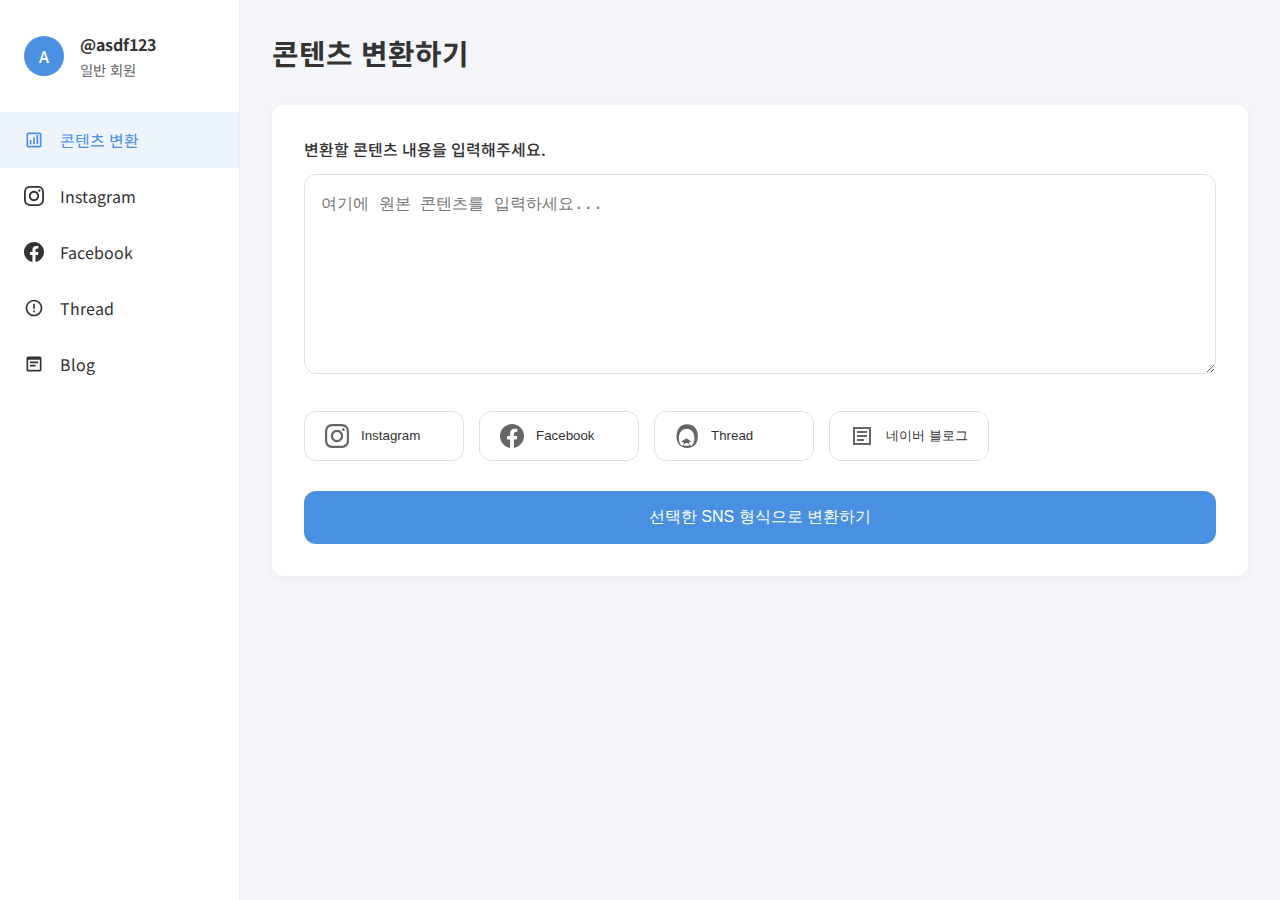
<file: templates/content_conversion.html>
<!DOCTYPE html>
<html lang="ko">
<head>
    <meta charset="UTF-8">
    <meta name="viewport" content="width=device-width, initial-scale=1.0">
    <title>SnapS - 콘텐츠 변환</title>
    <link href="https://fonts.googleapis.com/css2?family=Noto+Sans+KR:wght@400;500;700&display=swap" rel="stylesheet">
    <style>
        :root {
            --primary-color: #4a90e2;
            --secondary-color: #e74c3c;
            --text-color: #333;
            --background-color: #f4f6f9;
            --sidebar-width: 240px;
            --header-height: 60px;
            --border-radius: 12px;
        }

        * {
            margin: 0;
            padding: 0;
            box-sizing: border-box;
        }

        body {
            font-family: 'Noto Sans KR', sans-serif;
            background-color: var(--background-color);
            color: var(--text-color);
            display: flex;
            min-height: 100vh;
        }

        /* 사이드바 스타일 */
        .sidebar {
            width: var(--sidebar-width);
            background: white;
            padding: 2rem 0;
            border-right: 1px solid #eee;
            position: fixed;
            height: 100vh;
            overflow-y: auto;
        }

        .user-profile {
            padding: 0 1.5rem;
            margin-bottom: 2rem;
            display: flex;
            align-items: center;
            gap: 1rem;
        }

        .profile-icon {
            width: 40px;
            height: 40px;
            background: var(--primary-color);
            border-radius: 50%;
            display: flex;
            align-items: center;
            justify-content: center;
            color: white;
            font-weight: 500;
        }

        .user-info {
            flex: 1;
        }

        .user-info h3 {
            font-size: 1rem;
            margin-bottom: 0.2rem;
        }

        .user-info p {
            font-size: 0.9rem;
            color: #666;
        }

        .sidebar-menu {
            list-style: none;
        }

        .sidebar-menu a {
            display: flex;
            align-items: center;
            gap: 1rem;
            padding: 1rem 1.5rem;
            color: var(--text-color);
            text-decoration: none;
            transition: all 0.3s ease;
        }

        .sidebar-menu a:hover,
        .sidebar-menu a.active {
            background: rgba(74, 144, 226, 0.1);
            color: var(--primary-color);
        }

        .sidebar-menu a svg {
            width: 20px;
            height: 20px;
        }

        /* 메인 콘텐츠 영역 */
        .main-content {
            flex: 1;
            margin-left: var(--sidebar-width);
            padding: 2rem;
        }

        .page-title {
            font-size: 1.8rem;
            margin-bottom: 2rem;
            color: var(--text-color);
        }

        /* 콘텐츠 변환 폼 */
        .conversion-form {
            background: white;
            border-radius: var(--border-radius);
            padding: 2rem;
            box-shadow: 0 2px 8px rgba(0, 0, 0, 0.05);
        }

        .form-group {
            margin-bottom: 2rem;
        }

        .form-group label {
            display: block;
            margin-bottom: 0.8rem;
            font-weight: 500;
            color: var(--text-color);
        }

        .form-group textarea {
            width: 100%;
            min-height: 200px;
            padding: 1rem;
            border: 1px solid #e1e1e1;
            border-radius: var(--border-radius);
            font-size: 1rem;
            line-height: 1.6;
            resize: vertical;
            transition: all 0.3s ease;
        }

        .form-group textarea:focus {
            outline: none;
            border-color: var(--primary-color);
            box-shadow: 0 0 0 3px rgba(74, 144, 226, 0.1);
        }

        /* 플랫폼 선택 버튼 */
        .platform-buttons {
            display: flex;
            gap: 15px;
            margin-bottom: 30px;
            flex-wrap: wrap;
        }

        .platform-button {
            display: flex;
            align-items: center;
            gap: 12px;
            padding: 12px 20px;
            border: 1px solid #e1e1e1;
            border-radius: 12px;
            background: white;
            cursor: pointer;
            transition: all 0.3s ease;
            min-width: 160px;
            color: #666;
        }

        .platform-button:hover {
            color: var(--primary-color);
        }

        .platform-button.active {
            color: var(--primary-color);
            border-color: var(--primary-color);
            background: #f0f7ff;
        }

        /* 플랫폼 아이콘 스타일 */
        .platform-icon {
            width: 24px;
            height: 24px;
            fill: currentColor;
        }

        .platform-name {
            font-weight: 500;
            color: var(--text-color);
        }

        /* 변환 버튼 */
        .convert-button {
            width: 100%;
            padding: 1rem;
            background: var(--primary-color);
            color: white;
            border: none;
            border-radius: var(--border-radius);
            font-size: 1rem;
            font-weight: 500;
            cursor: pointer;
            transition: all 0.3s ease;
        }

        .convert-button:hover {
            background: #357abd;
            transform: translateY(-2px);
        }

        /* 반응형 디자인 */
        @media (max-width: 1024px) {
            .sidebar {
                width: 80px;
                padding: 1rem 0;
            }

            .sidebar .user-info,
            .sidebar .menu-text {
                display: none;
            }

            .main-content {
                margin-left: 80px;
            }

            .platform-buttons {
                grid-template-columns: repeat(2, 1fr);
            }
        }

        @media (max-width: 768px) {
            .sidebar {
                display: none;
            }

            .main-content {
                margin-left: 0;
                padding: 1rem;
            }

            .platform-buttons {
                grid-template-columns: 1fr;
            }
        }

        /* 모달 스타일 개선 */
        .conversion-modal {
            position: fixed;
            top: 0;
            left: 0;
            width: 100%;
            height: 100%;
            background: rgba(0,0,0,0.7);
            display: flex;
            justify-content: center;
            align-items: center;
            z-index: 1000;
        }

        .modal-content {
            background: white;
            border-radius: 20px;
            padding: 40px;
            width: 90%;  /* 더 넓게 조정 */
            max-width: 1200px;  /* 최대 너비 증가 */
            height: 90vh;  /* 높이 증가 */
            overflow-y: auto;
            position: relative;
            box-shadow: 0 10px 30px rgba(0,0,0,0.2);
        }

        /* 닫기 버튼 스타일 개선 */
        .modal-close {
            position: absolute;
            top: 20px;
            right: 20px;
            display: flex;
            align-items: center;
            gap: 8px;
            padding: 8px 16px;
            background: #f8f9fa;
            border: 1px solid #dee2e6;
            border-radius: 8px;
            cursor: pointer;
            font-size: 14px;
            color: #495057;
            transition: all 0.2s ease;
        }

        .modal-close:hover {
            background: #e9ecef;
            color: #212529;
            transform: translateY(-1px);
        }

        .close-icon {
            font-size: 18px;
            font-weight: bold;
        }

        .close-text {
            font-weight: 500;
        }

        /* 모달 내용 여백 조정 */
        .modal-content {
            padding-top: 60px;  /* 닫기 버튼을 위한 여백 확보 */
        }

        /* 플랫폼 프리뷰 스타일 개선 */
        .platform-preview {
            background: #f8f9fa;
            border-radius: 15px;
            padding: 30px;
            margin-bottom: 30px;
            border: 1px solid #e9ecef;
            transition: all 0.3s ease;
        }

        .platform-preview:hover {
            box-shadow: 0 5px 15px rgba(0,0,0,0.1);
            transform: translateY(-2px);
        }

        .preview-header {
            display: flex;
            align-items: center;
            gap: 12px;
            margin-bottom: 20px;
            padding-bottom: 15px;
            border-bottom: 1px solid #e9ecef;
        }

        .preview-platform-icon {
            width: 32px;
            height: 32px;
            fill: currentColor;
        }

        .preview-platform-name {
            font-size: 1.2rem;
            font-weight: 600;
            color: #343a40;
        }

        .preview-content {
            font-size: 1.1rem;
            line-height: 1.6;
            color: #495057;
            margin-bottom: 20px;
            white-space: pre-wrap;
        }

        /* 버튼 스타일 개선 */
        .preview-actions {
            display: flex;
            gap: 12px;
        }

        .preview-button {
            padding: 8px 16px;
            border-radius: 8px;
            border: none;
            cursor: pointer;
            font-weight: 500;
            transition: all 0.3s ease;
        }

        .preview-button.copy {
            background: #4a90e2;
            color: white;
        }

        .preview-button.close {
            background: #f1f1f1;
            color: #333;
        }

        /* 로딩 스피너 스타일 */
        .loading-overlay {
            position: fixed;
            top: 0;
            left: 0;
            width: 100%;
            height: 100%;
            background: rgba(0, 0, 0, 0.7);
            display: none;
            justify-content: center;
            align-items: center;
            z-index: 9999;
        }

        .loading-spinner {
            width: 50px;
            height: 50px;
            border: 5px solid #f3f3f3;
            border-top: 5px solid #4a90e2;
            border-radius: 50%;
            animation: spin 1s linear infinite;
        }

        @keyframes spin {
            0% { transform: rotate(0deg); }
            100% { transform: rotate(360deg); }
        }

        /* 게시 버튼 스타일 */
        .preview-actions {
            display: flex;
            gap: 10px;
            margin-top: 15px;
        }

        .preview-button.post {
            background: #2ecc71;
            color: white;
        }

        .preview-button.post:hover {
            background: #27ae60;
        }
    </style>
</head>
<body>
    <!-- 로딩 오버레이 추가 -->
    <div class="loading-overlay">
        <div class="loading-spinner"></div>
    </div>

    <!-- 사이드바 -->
    <aside class="sidebar">
        <div class="user-profile">
            <div class="profile-icon">A</div>
            <div class="user-info">
                <h3>@asdf123</h3>
                <p>일반 회원</p>
            </div>
        </div>

        <ul class="sidebar-menu">
            <li>
                <a href="/content-conversion" class="active">
                    <svg viewBox="0 0 24 24" fill="currentColor">
                        <path d="M19 3H5c-1.1 0-2 .9-2 2v14c0 1.1.9 2 2 2h14c1.1 0 2-.9 2-2V5c0-1.1-.9-2-2-2zm0 16H5V5h14v14z"/>
                        <path d="M7 12h2v5H7zm4-3h2v8h-2zm4-3h2v11h-2z"/>
                    </svg>
                    <span class="menu-text">콘텐츠 변환</span>
                </a>
            </li>
            <li>
                <a href="/instagram">
                    <svg viewBox="0 0 24 24" fill="currentColor">
                        <path d="M12 2.163c3.204 0 3.584.012 4.85.07 3.252.148 4.771 1.691 4.919 4.919.058 1.265.069 1.645.069 4.849 0 3.205-.012 3.584-.069 4.849-.149 3.225-1.664 4.771-4.919 4.919-1.266.058-1.644.07-4.85.07-3.204 0-3.584-.012-4.849-.07-3.26-.149-4.771-1.699-4.919-4.92-.058-1.265-.07-1.644-.07-4.849 0-3.204.013-3.583.07-4.849.149-3.227 1.664-4.771 4.919-4.919 1.266-.057 1.645-.069 4.849-.069zm0-2.163c-3.259 0-3.667.014-4.947.072-4.358.2-6.78 2.618-6.98 6.98-.059 1.281-.073 1.689-.073 4.948 0 3.259.014 3.668.072 4.948.2 4.358 2.618 6.78 6.98 6.98 1.281.058 1.689.072 4.948.072 3.259 0 3.668-.014 4.948-.072 4.354-.2 6.782-2.618 6.979-6.98.059-1.28.073-1.689.073-4.948 0-3.259-.014-3.667-.072-4.947-.196-4.354-2.617-6.78-6.979-6.98-1.281-.059-1.69-.073-4.949-.073zm0 5.838c-3.403 0-6.162 2.759-6.162 6.162s2.759 6.163 6.162 6.163 6.162-2.759 6.162-6.163c0-3.403-2.759-6.162-6.162-6.162zm0 10.162c-2.209 0-4-1.79-4-4 0-2.209 1.791-4 4-4s4 1.791 4 4c0 2.21-1.791 4-4 4zm6.406-11.845c-.796 0-1.441.645-1.441 1.44s.645 1.44 1.441 1.44c.795 0 1.439-.645 1.439-1.44s-.644-1.44-1.439-1.44z"/>
                    </svg>
                    <span class="menu-text">Instagram</span>
                </a>
            </li>
            <li>
                <a href="/facebook">
                    <svg viewBox="0 0 24 24" fill="currentColor">
                        <path d="M24 12.073c0-6.627-5.373-12-12-12s-12 5.373-12 12c0 5.99 4.388 10.954 10.125 11.854v-8.385H7.078v-3.47h3.047V9.43c0-3.007 1.792-4.669 4.533-4.669 1.312 0 2.686.235 2.686.235v2.953H15.83c-1.491 0-1.956.925-1.956 1.874v2.25h3.328l-.532 3.47h-2.796v8.385C19.612 23.027 24 18.062 24 12.073z"/>
                    </svg>
                    <span class="menu-text">Facebook</span>
                </a>
            </li>
            <li>
                <a href="/thread">
                    <svg viewBox="0 0 24 24" fill="currentColor">
                        <path d="M12 2C6.48 2 2 6.48 2 12s4.48 10 10 10 10-4.48 10-10S17.52 2 12 2zm0 18c-4.41 0-8-3.59-8-8s3.59-8 8-8 8 3.59 8 8-3.59 8-8 8zm-1-13h2v6h-2zm0 8h2v2h-2z"/>
                    </svg>
                    <span class="menu-text">Thread</span>
                </a>
            </li>
            <li>
                <a href="/blog">
                    <svg viewBox="0 0 24 24" fill="currentColor">
                        <path d="M19 3H5c-1.1 0-2 .9-2 2v14c0 1.1.9 2 2 2h14c1.1 0 2-.9 2-2V5c0-1.1-.9-2-2-2zm0 16H5V7h14v12zM7 9h10v2H7zm0 4h7v2H7z"/>
                    </svg>
                    <span class="menu-text">Blog</span>
                </a>
            </li>
        </ul>
    </aside>

    <!-- 메인 콘텐츠 -->
    <main class="main-content">
        <h1 class="page-title">콘텐츠 변환하기</h1>
        
        <div class="conversion-form">
            <form id="conversionForm" onsubmit="convertContent(event)">
                <div class="form-group">
                    <label for="originalContent">변환할 콘텐츠 내용을 입력해주세요.</label>
                    <textarea id="originalContent" placeholder="여기에 원본 콘텐츠를 입력하세요..."></textarea>
                </div>

                <div class="platform-buttons">
                    <button type="button" class="platform-button" data-platform="instagram">
                        <svg class="platform-icon" viewBox="0 0 24 24" fill="currentColor">
                            <path d="M12 2.163c3.204 0 3.584.012 4.85.07 3.252.148 4.771 1.691 4.919 4.919.058 1.265.069 1.645.069 4.849 0 3.205-.012 3.584-.069 4.849-.149 3.225-1.664 4.771-4.919 4.919-1.266.058-1.644.07-4.85.07-3.204 0-3.584-.012-4.849-.07-3.26-.149-4.771-1.699-4.919-4.92-.058-1.265-.07-1.644-.07-4.849 0-3.204.013-3.583.07-4.849.149-3.227 1.664-4.771 4.919-4.919 1.266-.057 1.645-.069 4.849-.069zm0-2.163c-3.259 0-3.667.014-4.947.072-4.358.2-6.78 2.618-6.98 6.98-.059 1.281-.073 1.689-.073 4.948 0 3.259.014 3.668.072 4.948.2 4.358 2.618 6.78 6.98 6.98 1.281.058 1.689.072 4.948.072 3.259 0 3.668-.014 4.948-.072 4.354-.2 6.782-2.618 6.979-6.98.059-1.28.073-1.689.073-4.948 0-3.259-.014-3.667-.072-4.947-.196-4.354-2.617-6.78-6.979-6.98-1.281-.059-1.69-.073-4.949-.073zm0 5.838c-3.403 0-6.162 2.759-6.162 6.162s2.759 6.163 6.162 6.163 6.162-2.759 6.162-6.163c0-3.403-2.759-6.162-6.162-6.162zm0 10.162c-2.209 0-4-1.79-4-4 0-2.209 1.791-4 4-4s4 1.791 4 4c0 2.21-1.791 4-4 4zm6.406-11.845c-.796 0-1.441.645-1.441 1.44s.645 1.44 1.441 1.44c.795 0 1.439-.645 1.439-1.44s-.644-1.44-1.439-1.44z"/>
                        </svg>
                        <span class="platform-name">Instagram</span>
                    </button>
                    <button type="button" class="platform-button" data-platform="facebook">
                        <svg class="platform-icon" viewBox="0 0 24 24" fill="currentColor">
                            <path d="M24 12.073c0-6.627-5.373-12-12-12s-12 5.373-12 12c0 5.99 4.388 10.954 10.125 11.854v-8.385H7.078v-3.47h3.047V9.43c0-3.007 1.792-4.669 4.533-4.669 1.312 0 2.686.235 2.686.235v2.953H15.83c-1.491 0-1.956.925-1.956 1.874v2.25h3.328l-.532 3.47h-2.796v8.385C19.612 23.027 24 18.062 24 12.073z"/>
                        </svg>
                        <span class="platform-name">Facebook</span>
                    </button>
                    <button type="button" class="platform-button" data-platform="thread">
                        <svg class="platform-icon" viewBox="0 0 24 24" fill="currentColor">
                            <path d="M12.186 24h-.007c-3.581-.024-6.334-1.205-8.184-3.509C2.35 18.44 1.5 15.586 1.5 12.186c0-3.401.85-6.254 2.495-8.305C5.845 1.577 8.598.396 12.179.373h.007c3.581.024 6.334 1.205 8.184 3.509 1.645 2.05 2.495 4.904 2.495 8.304 0 3.401-.85 6.254-2.495 8.305-1.85 2.304-4.603 3.485-8.184 3.509zm-.716-9.596c-.195 0-.384.06-.544.172l-3.679 2.534c-.182.126-.288.332-.288.548 0 .37.303.673.673.673h.005l1.08-.001v2.767c0 .37.302.673.673.673h3.924c.37 0 .673-.302.673-.673v-2.767h1.08c.37 0 .673-.302.673-.673 0-.216-.106-.422-.288-.548l-3.679-2.534c-.16-.112-.349-.172-.544-.172zm.716-9.716c-2.745.018-4.859.967-6.287 2.819-1.32 1.645-2.002 3.972-2.002 6.679 0 2.706.682 5.033 2.002 6.679.314.391.659.742 1.031 1.054l4.123-2.841c.175-.121.38-.185.591-.185.211 0 .416.064.591.185l4.123 2.841c.372-.312.717-.663 1.031-1.054 1.32-1.645 2.002-3.972 2.002-6.679 0-2.706-.682-5.033-2.002-6.679-1.428-1.852-3.542-2.801-6.287-2.819h-.003z"/>
                        </svg>
                        <span class="platform-name">Thread</span>
                    </button>
                    <button type="button" class="platform-button" data-platform="blog">
                        <svg class="platform-icon" viewBox="0 0 24 24" fill="currentColor">
                            <path d="M3 3v18h18V3H3zm16 16H5V5h14v14zM7 7h10v2H7V7zm0 4h10v2H7v-2zm0 4h7v2H7v-2z"/>
                        </svg>
                        <span class="platform-name">네이버 블로그</span>
                    </button>
                </div>

                <button type="submit" class="convert-button">선택한 SNS 형식으로 변환하기</button>
            </form>
        </div>
    </main>

    <script>
        let selectedPlatforms = new Set();

        // 플랫폼 선택 토글 함수
        function togglePlatform(button) {
            const platform = button.dataset.platform;
            if (selectedPlatforms.has(platform)) {
                selectedPlatforms.delete(platform);
                button.classList.remove('active');
            } else {
                selectedPlatforms.add(platform);
                button.classList.add('active');
            }
            console.log('Selected platforms:', Array.from(selectedPlatforms));
        }

        // 로딩 표시 함수
        function showLoading() {
            document.querySelector('.loading-overlay').style.display = 'flex';
        }

        function hideLoading() {
            document.querySelector('.loading-overlay').style.display = 'none';
        }

        // 콘텐츠 변환 함수 수정
        async function convertContent(event) {
            event.preventDefault();
            showLoading();

            if (selectedPlatforms.size === 0) {
                hideLoading();
                alert('변환할 플랫폼을 선택해주세요.');
                return;
            }

            const content = document.getElementById('originalContent').value;
            if (!content) {
                hideLoading();
                alert('변환할 콘텐츠를 입력해주세요.');
                return;
            }

            try {
                const response = await fetch('/convert_all', {
                    method: 'POST',
                    headers: {
                        'Content-Type': 'application/json'
                    },
                    body: JSON.stringify({
                        caption: content,
                        platforms: Array.from(selectedPlatforms)
                    })
                });

                if (!response.ok) {
                    throw new Error(`HTTP error! status: ${response.status}`);
                }

                const data = await response.json();
                hideLoading();
                
                if (data.success) {
                    showConversionResults(data.conversions);
                } else {
                    alert(data.error || '변환 중 오류가 발생했습니다.');
                }
            } catch (error) {
                hideLoading();
                console.error('Conversion error:', error);
                alert('변환 중 오류가 발생했습니다.');
            }
        }

        // 결시물 업로드 함수
        async function postToSNS(platform, content) {
            try {
                showLoading();
                let endpoint;
                
                switch(platform) {
                    case 'Thread':
                        endpoint = '/upload_to_thread';
                        break;
                    case 'Instagram':
                        endpoint = '/upload_to_instagram';
                        break;
                    case 'Facebook':
                        endpoint = '/upload_to_facebook';
                        break;
                    case '네이버 블로그':
                        endpoint = '/upload_to_blog';
                        break;
                    default:
                        throw new Error('지원하지 않는 플랫폼입니다.');
                }

                const response = await fetch(endpoint, {
                    method: 'POST',
                    headers: {
                        'Content-Type': 'application/json'
                    },
                    body: JSON.stringify({
                        content: content,
                        media_type: 'TEXT'
                    })
                });

                const data = await response.json();
                hideLoading();

                if (data.success) {
                    alert(`${platform}에 성공적으로 게시되었습니다!`);
                } else {
                    throw new Error(data.error || '게시 실패');
                }
            } catch (error) {
                hideLoading();
                alert(`${platform} 게시 실패: ${error.message}`);
            }
        }

        // 결과 표시 함수 수정
        function showConversionResults(conversions) {
            const modal = document.createElement('div');
            modal.className = 'conversion-modal';
            
            // SVG 아이콘 매핑
            const svgMapping = {
                'Instagram': `<svg class="preview-platform-icon" viewBox="0 0 24 24" fill="currentColor">
                    <path d="M12 2.163c3.204 0 3.584.012 4.85.07 3.252.148 4.771 1.691 4.919 4.919.058 1.265.069 1.645.069 4.849 0 3.205-.012 3.584-.069 4.849-.149 3.225-1.664 4.771-4.919 4.919-1.266.058-1.644.07-4.85.07-3.204 0-3.584-.012-4.849-.07-3.26-.149-4.771-1.699-4.919-4.92-.058-1.265-.07-1.644-.07-4.849 0-3.204.013-3.583.07-4.849.149-3.227 1.664-4.771 4.919-4.919 1.266-.057 1.645-.069 4.849-.069zm0-2.163c-3.259 0-3.667.014-4.947.072-4.358.2-6.78 2.618-6.98 6.98-.059 1.281-.073 1.689-.073 4.948 0 3.259.014 3.668.072 4.948.2 4.358 2.618 6.78 6.98 6.98 1.281.058 1.689.072 4.948.072 3.259 0 3.668-.014 4.948-.072 4.354-.2 6.782-2.618 6.979-6.98.059-1.28.073-1.689.073-4.948 0-3.259-.014-3.667-.072-4.947-.196-4.354-2.617-6.78-6.979-6.98-1.281-.059-1.69-.073-4.949-.073z"/>
                </svg>`,
                'Facebook': `<svg class="preview-platform-icon" viewBox="0 0 24 24" fill="currentColor">
                    <path d="M24 12.073c0-6.627-5.373-12-12-12s-12 5.373-12 12c0 5.99 4.388 10.954 10.125 11.854v-8.385H7.078v-3.47h3.047V9.43c0-3.007 1.792-4.669 4.533-4.669 1.312 0 2.686.235 2.686.235v2.953H15.83c-1.491 0-1.956.925-1.956 1.874v2.25h3.328l-.532 3.47h-2.796v8.385C19.612 23.027 24 18.062 24 12.073z"/>
                </svg>`,
                'Thread': `<svg class="preview-platform-icon" viewBox="0 0 24 24" fill="currentColor">
                    <path d="M12.186 24h-.007c-3.581-.024-6.334-1.205-8.184-3.509C2.35 18.44 1.5 15.586 1.5 12.186c0-3.401.85-6.254 2.495-8.305C5.845 1.577 8.598.396 12.179.373h.007c3.581.024 6.334 1.205 8.184 3.509 1.645 2.05 2.495 4.904 2.495 8.304 0 3.401-.85 6.254-2.495 8.305-1.85 2.304-4.603 3.485-8.184 3.509z"/>
                </svg>`,
                '네이버 블로그': `<svg class="preview-platform-icon" viewBox="0 0 24 24" fill="currentColor">
                    <path d="M3 3v18h18V3H3zm16 16H5V5h14v14zM7 7h10v2H7V7zm0 4h10v2H7v-2zm0 4h7v2H7v-2z"/>
                </svg>`
            };
            
            let previewsHtml = '';
            Object.entries(conversions).forEach(([platform, content]) => {
                previewsHtml += `
                    <div class="platform-preview">
                        <div class="preview-header">
                            ${svgMapping[platform] || ''}
                            <span class="preview-platform-name">${platform}</span>
                        </div>
                        <div class="preview-content">${content}</div>
                        <div class="preview-actions">
                            <button class="preview-button copy" onclick="copyContent(this)">복사하기</button>
                            <button class="preview-button post" onclick="postToSNS('${platform}', '${content.replace(/'/g, "\\'")}')">
                                바로 게시하기
                            </button>
                        </div>
                    </div>
                `;
            });

            modal.innerHTML = `
                <div class="modal-content">
                    <button class="modal-close" onclick="closeModal(this)">
                        <span class="close-icon">×</span>
                        <span class="close-text">닫기</span>
                    </button>
                    <div class="platform-preview-container">
                        ${previewsHtml}
                    </div>
                </div>
            `;

            document.body.appendChild(modal);
        }

        // 이벤트 리스너 등록
        document.addEventListener('DOMContentLoaded', function() {
            document.querySelectorAll('.platform-button').forEach(button => {
                button.addEventListener('click', () => togglePlatform(button));
            });
        });

        function copyContent(button) {
            const content = button.parentElement.previousElementSibling.textContent;
            navigator.clipboard.writeText(content);
            button.textContent = '복사됨!';
            setTimeout(() => {
                button.textContent = '복사하기';
            }, 2000);
        }

        function closeModal(button) {
            button.closest('.conversion-modal').remove();
        }
    </script>
</body>
</html>
</file>
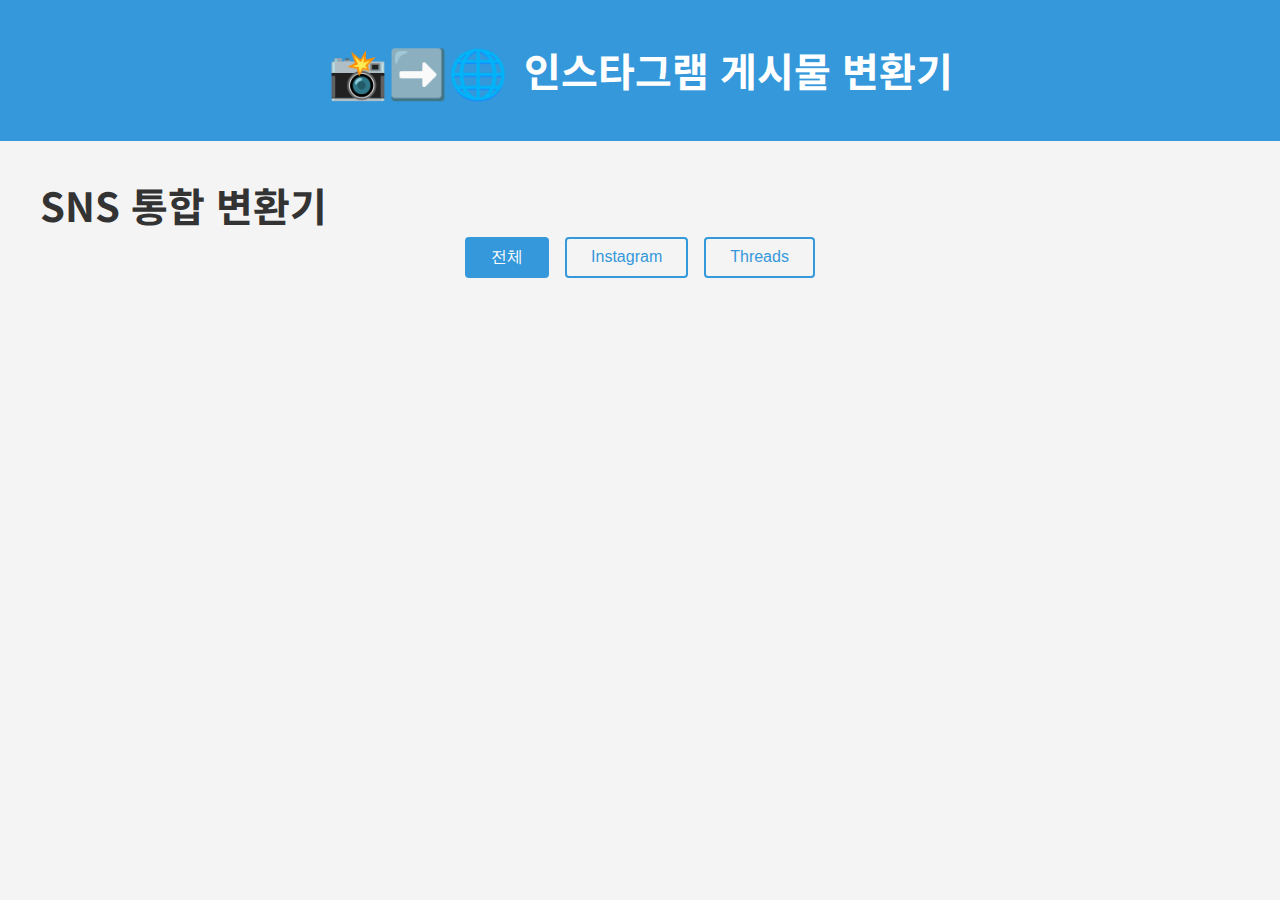
<file: templates/converter.html>
<!DOCTYPE html>
<html lang="ko">
<head>
    <meta charset="UTF-8">
    <meta name="viewport" content="width=device-width, initial-scale=1.0">
    <title>SnapS - SNS 통합 변환기</title>
    <link href="https://fonts.googleapis.com/css2?family=Noto+Sans+KR:wght@400;500;700&display=swap" rel="stylesheet">
    <style>
        :root {
            --primary-color: #3498db;
            --secondary-color: #e74c3c;
            --text-color: #333;
            --background-color: #f4f4f4;
            --card-background: #fff;
        }

        body {
            font-family: 'Noto Sans KR', sans-serif;
            line-height: 1.6;
            margin: 0;
            padding: 0;
            background-color: var(--background-color);
            color: var(--text-color);
        }

        header {
            background-color: var(--primary-color);
            color: white;
            padding: 2rem 0;
            text-align: center;
        }

        .header-content {
            max-width: 1200px;
            margin: 0 auto;
            display: flex;
            justify-content: center;
            align-items: center;
        }

        .header-icon {
            font-size: 3rem;
            margin-right: 1rem;
        }

        h1 {
            margin: 0;
            font-size: 2.5rem;
        }

        main {
            max-width: 1200px;
            margin: 2rem auto;
            padding: 0 1rem;
        }

        .action-bar {
            background-color: var(--card-background);
            padding: 1rem;
            border-radius: 10px;
            box-shadow: 0 2px 5px rgba(0,0,0,0.1);
            margin-bottom: 2rem;
            display: flex;
            justify-content: space-between;
            align-items: center;
        }

        #selected-post-info {
            flex-grow: 1;
            margin-right: 1rem;
        }

        button {
            background-color: var(--primary-color);
            color: white;
            border: none;
            padding: 0.8rem 1.5rem;
            border-radius: 5px;
            cursor: pointer;
            font-size: 1rem;
            font-weight: 500;
            transition: background-color 0.3s, transform 0.1s;
        }

        button:hover {
            background-color: #2980b9;
        }

        button:active {
            transform: scale(0.98);
        }

        #gallery {
            display: grid;
            grid-template-columns: repeat(auto-fill, minmax(250px, 1fr));
            gap: 1.5rem;
            margin-top: 2rem;
        }

        .post {
            background-color: var(--card-background);
            border-radius: 10px;
            overflow: hidden;
            box-shadow: 0 4px 6px rgba(0,0,0,0.1);
            transition: transform 0.2s;
            cursor: pointer;
        }

        .post:hover {
            transform: translateY(-5px);
        }

        .post-images {
            position: relative;
            aspect-ratio: 1 / 1;
            background-color: #f0f0f0;
            overflow: hidden;
        }

        .post-images img {
            width: 100%;
            height: 100%;
            object-fit: cover;
        }

        .post-checkbox {
            position: absolute;
            top: 10px;
            right: 10px;
            width: 24px;
            height: 24px;
            background-color: white;
            border: 2px solid var(--primary-color);
            border-radius: 50%;
            display: flex;
            justify-content: center;
            align-items: center;
            cursor: pointer;
            transition: all 0.3s;
        }

        .post-checkbox.checked {
            background-color: var(--primary-color);
        }

        .post-checkbox::after {
            content: '✓';
            color: white;
            font-size: 14px;
            display: none;
        }

        .post-checkbox.checked::after {
            display: block;
        }

        .post-caption {
            padding: 1rem;
        }

        .modal {
            display: none;
            position: fixed;
            z-index: 1000;
            left: 0;
            top: 0;
            width: 100%;
            height: 100%;
            overflow: auto;
            background-color: rgba(0,0,0,0.4);
        }

        .modal-content {
            background-color: var(--card-background);
            margin: 5% auto;
            padding: 2rem;
            border: 1px solid #888;
            width: 90%;
            max-width: 800px;
            border-radius: 10px;
            box-shadow: 0 4px 6px rgba(0, 0, 0, 0.1);
        }

        .close {
            color: #aaa;
            float: right;
            font-size: 28px;
            font-weight: bold;
            cursor: pointer;
        }

        .close:hover,
        .close:focus {
            color: #000;
            text-decoration: none;
        }

        #conversion-result {
            display: flex;
            overflow-x: auto;
            padding: 1rem 0;
            gap: 1.5rem;
        }

        .conversion-item {
            flex: 0 0 auto;
            width: 300px;
            background-color: var(--card-background);
            border-radius: 10px;
            padding: 1.5rem;
            box-shadow: 0 4px 6px rgba(0, 0, 0, 0.1);
        }

        .conversion-item h3 {
            margin-top: 0;
            color: var(--primary-color);
        }

        .conversion-item p {
            font-size: 0.9rem;
            line-height: 1.6;
            white-space: pre-wrap;
        }

        .upload-btn {
            margin-top: 1rem;
            width: 100%;
        }

        .conversion-item.thread {
            background-color: #000;
            color: #fff;
        }

        .conversion-item.thread h3 {
            color: #fff;
        }

        .conversion-item.naver-blog {
            background-color: #03c75a;
            color: #fff;
        }

        .conversion-item.naver-blog h3 {
            color: #fff;
        }

        .loading-overlay {
            display: none;
            position: fixed;
            top: 0;
            left: 0;
            width: 100%;
            height: 100%;
            background-color: rgba(0, 0, 0, 0.5);
            z-index: 9999;
            justify-content: center;
            align-items: center;
        }

        .loading-spinner {
            width: 50px;
            height: 50px;
            border: 3px solid #fff;
            border-top: 3px solid var(--primary-color);
            border-radius: 50%;
            animation: spin 1s linear infinite;
        }

        @keyframes spin {
            0% { transform: rotate(0deg); }
            100% { transform: rotate(360deg); }
        }

        #loading, #error {
            text-align: center;
            margin: 2rem 0;
        }

        #error {
            color: var(--secondary-color);
        }

        @media (max-width: 768px) {
            .header-content {
                flex-direction: column;
            }

            .header-icon {
                margin-right: 0;
                margin-bottom: 1rem;
            }

            .action-bar {
                flex-direction: column;
                align-items: stretch;
            }

            #selected-post-info {
                margin-right: 0;
                margin-bottom: 1rem;
            }

            button {
                width: 100%;
            }
        }

        .post-meta {
            padding: 0.5rem 1rem;
            background-color: #f8f9fa;
            border-top: 1px solid #eee;
            font-size: 0.8rem;
            color: #666;
            display: flex;
            justify-content: space-between;
        }

        .post-type {
            background-color: var(--primary-color);
            color: white;
            padding: 2px 6px;
            border-radius: 3px;
            font-size: 0.7rem;
        }

        .post-detail {
            display: flex;
            flex-direction: column;
            gap: 1rem;
        }

        .post-info {
            padding: 1rem;
            background-color: #f8f9fa;
            border-radius: 5px;
        }

        .post-caption {
            white-space: pre-wrap;
            margin-bottom: 1rem;
        }

        .post-link {
            display: inline-block;
            color: var(--primary-color);
            text-decoration: none;
            margin-top: 1rem;
        }

        .post-link:hover {
            text-decoration: underline;
        }

        .select-btn {
            margin-top: 1rem;
            width: 100%;
            padding: 0.8rem;
            background-color: var(--primary-color);
            color: white;
            border: none;
            border-radius: 5px;
            cursor: pointer;
        }

        .select-btn:hover {
            background-color: #2980b9;
        }

        .platform-selector {
            margin-bottom: 2rem;
            display: flex;
            gap: 1rem;
            justify-content: center;
        }

        .platform-btn {
            padding: 0.5rem 1.5rem;
            border: 2px solid var(--primary-color);
            border-radius: 4px;
            background: none;
            color: var(--primary-color);
            cursor: pointer;
            transition: all 0.3s;
        }

        .platform-btn.active {
            background: var(--primary-color);
            color: white;
        }

        .post-platform-badge {
            position: absolute;
            top: 10px;
            right: 10px;
            padding: 4px 8px;
            border-radius: 4px;
            font-size: 0.8rem;
            color: white;
        }

        .instagram-badge {
            background-color: #E1306C;
        }

        .threads-badge {
            background-color: #000000;
        }
    </style>
</head>
<body>
    <header>
        <div class="header-content">
            <div class="header-icon">📸➡️🌐</div>
            <h1>인스타그램 게시물 변환기</h1>
        </div>
    </header>

    <main>
        <div class="container">
            <h1>SNS 통합 변환기</h1>
            
            <div class="platform-selector">
                <button class="platform-btn active" data-platform="all">전체</button>
                <button class="platform-btn" data-platform="instagram">Instagram</button>
                <button class="platform-btn" data-platform="threads">Threads</button>
            </div>

            <div id="content-gallery" class="content-gallery">
                <!-- 게시물이 여기에 로드됨 -->
            </div>

            <div id="conversion-options" class="conversion-options" style="display: none;">
                <h3>변환 옵션</h3>
                <div class="option-group">
                    <label>
                        <input type="checkbox" id="removeHashtags" checked>
                        해시태그 제거
                    </label>
                </div>
                <div class="option-group">
                    <label>
                        <input type="checkbox" id="removeEmojis">
                        이모지 제거
                    </label>
                </div>
                <div class="option-group">
                    <label>
                        <input type="checkbox" id="shortenText" checked>
                        텍스트 길이 제한
                    </label>
                    <input type="number" id="maxLength" value="280" min="1" max="500">
                </div>
                <button id="convertBtn" class="btn-primary">변환하기</button>
            </div>

            <div id="conversion-result"></div>
        </div>
    </main>

    <div id="conversion-modal" class="modal">
        <div class="modal-content">
            <span class="close">&times;</span>
            <h2>변환 결과</h2>
            <div id="conversion-loading" class="loading-spinner" style="display: none;"></div>
            <div id="conversion-result"></div>
        </div>
    </div>

    <div id="post-modal" class="modal">
        <div class="modal-content">
            <span class="close">&times;</span>
            <div id="modal-content"></div>
        </div>
    </div>

    <div class="loading-overlay">
        <div class="loading-spinner"></div>
    </div>

    <script>
        let allPosts = [];
        let currentPlatform = 'all';

        async function fetchPosts() {
            const loading = document.getElementById('loading');
            const errorMessage = document.getElementById('error-message');
            const gallery = document.getElementById('contentGallery');

            loading.style.display = 'block';
            errorMessage.style.display = 'none';
            gallery.innerHTML = '';

            try {
                // Instagram과 Thread 게시물 동시 요청
                const [instagramPosts, threadsPosts] = await Promise.all([
                    fetch('/instagram/media').then(r => r.json()).catch(() => []),
                    fetch('/threads/media').then(r => r.json()).catch(() => [])
                ]);

                // 게시물 통합 및 정렬
                allPosts = [
                    ...instagramPosts.map(post => ({...post, platform: 'instagram'})),
                    ...threadsPosts.map(post => ({...post, platform: 'threads'}))
                ].sort((a, b) => new Date(b.timestamp) - new Date(a.timestamp));

                if (allPosts.length === 0) {
                    errorMessage.textContent = '게시물이 없습니다.';
                    errorMessage.style.display = 'block';
                } else {
                    displayPosts(allPosts);
                }
            } catch (err) {
                console.error('Error:', err);
                errorMessage.textContent = `오류 발생: ${err.message}`;
                errorMessage.style.display = 'block';

                // 연동 오류 처리
                if (err.message.includes('연동이 필요합니다')) {
                    const platform = err.message.includes('Instagram') ? 'Instagram' : 'Threads';
                    const relinkButton = document.createElement('button');
                    relinkButton.textContent = `${platform} 연동하기`;
                    relinkButton.onclick = () => window.location.href = `/auth/${platform.toLowerCase()}`;
                    relinkButton.className = 'btn';
                    errorMessage.appendChild(document.createElement('br'));
                    errorMessage.appendChild(relinkButton);
                }
            } finally {
                loading.style.display = 'none';
            }
        }

        function filterContent(platform) {
            currentPlatform = platform;
            const filteredPosts = platform === 'all' 
                ? allPosts 
                : allPosts.filter(post => post.platform === platform);
            displayPosts(filteredPosts);

            // 버튼 활성화 상태 업데이트
            document.querySelectorAll('.platform-buttons button').forEach(btn => {
                btn.classList.remove('active');
            });
            document.querySelector(`button[onclick="filterContent('${platform}')"]`).classList.add('active');
        }

        function displayPosts(posts) {
            const gallery = document.getElementById('contentGallery');
            gallery.innerHTML = '';

            posts.forEach(post => {
                const postElement = document.createElement('div');
                postElement.className = 'content-item';

                // 미디어 표시
                let mediaHtml;
                if (post.media_type === 'VIDEO') {
                    mediaHtml = `
                        <div class="video-placeholder">
                            <div class="video-icon"></div>
                        </div>
                    `;
                } else if (post.media_urls && post.media_urls.length > 0) {
                    mediaHtml = `<img src="${post.media_urls[0]}" alt="Post image" onerror="this.src='/static/placeholder.png'">`;
                } else {
                    mediaHtml = '<img src="/static/placeholder.png" alt="Placeholder image">';
                }

                // 플랫폼 뱃지 추가
                const platformBadge = `
                    <span class="platform-badge ${post.platform}-badge">
                        ${post.platform === 'instagram' ? 'Instagram' : 'Threads'}
                    </span>
                `;

                postElement.innerHTML = `
                    ${mediaHtml}
                    <div class="content-details">
                        <p class="keyword">${getHashtags(post.caption || '')}${platformBadge}</p>
                        <p class="date">${formatDate(post.timestamp)}</p>
                        ${post.insights ? formatInsights(post.insights) : ''}
                    </div>
                `;

                postElement.addEventListener('click', () => showPostDetails(post));
                gallery.appendChild(postElement);
            });
        }

        // 기존 유틸리티 함수들은 유지
        // ...

        // 페이지 로드 시 게시물 가져오기
        document.addEventListener('DOMContentLoaded', fetchPosts);
    </script>
</body>
</html>
</file>
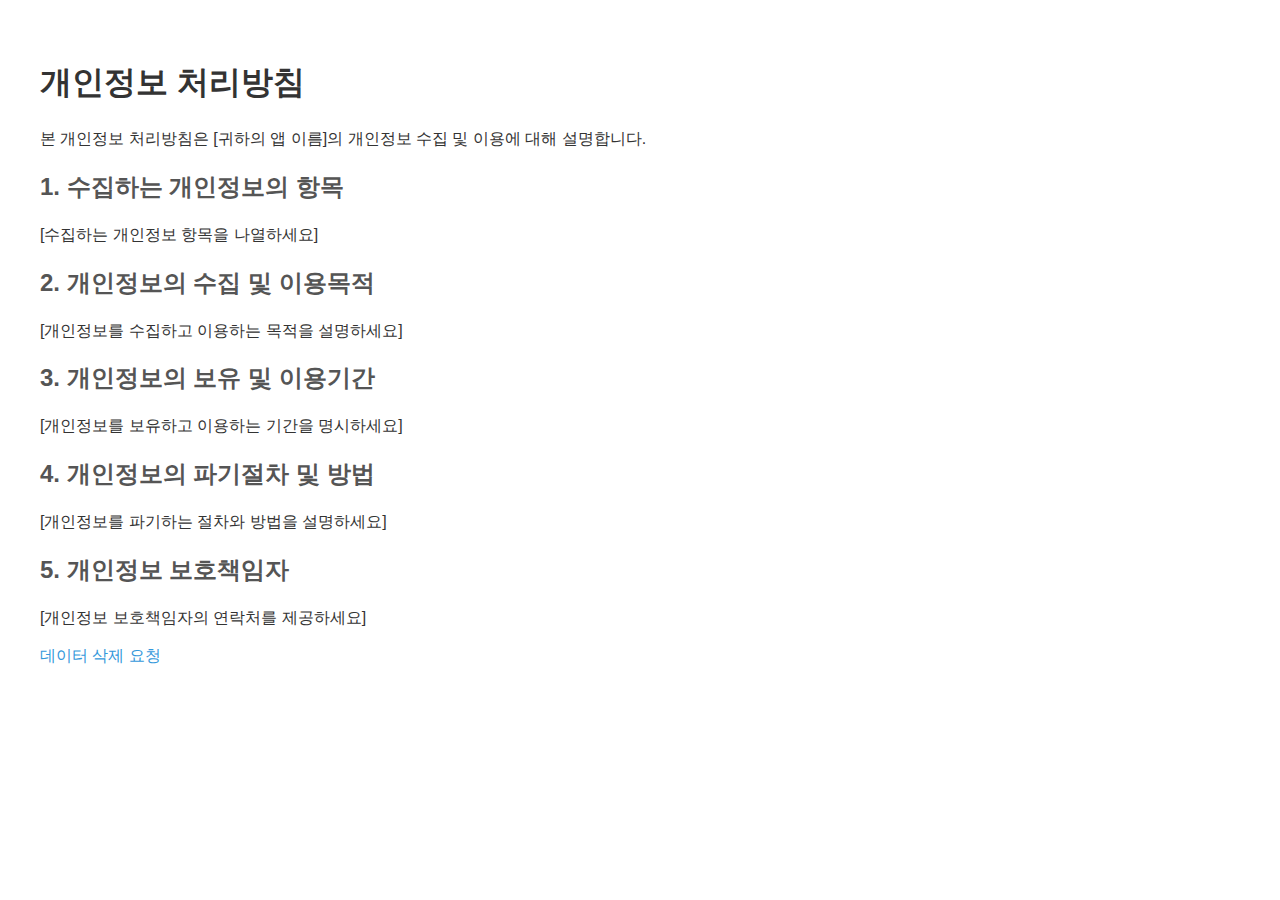
<file: templates/privacy_policy.html>
<!DOCTYPE html>
<html lang="en">
<head>
    <meta charset="UTF-8">
    <meta name="viewport" content="width=device-width, initial-scale=1.0">
    <title>개인정보 처리방침</title>
    <style>
        /* Custom styles for privacy_policy.html if needed */
        body {
            font-family: 'Arial', sans-serif;
            margin: 20px;
            padding: 20px;
            background-color: #fff;
            color: #333;
        }

        h1 {
            color: #333;
        }

        h2 {
            color: #555;
        }

        p {
            line-height: 1.5;
        }

        a {
            color: #3498db;
            text-decoration: none;
        }

        a:hover {
            text-decoration: underline;
        }
    </style>
</head>
<body>
    <h1>개인정보 처리방침</h1>
    <p>본 개인정보 처리방침은 [귀하의 앱 이름]의 개인정보 수집 및 이용에 대해 설명합니다.</p>
    <h2>1. 수집하는 개인정보의 항목</h2>
    <p>[수집하는 개인정보 항목을 나열하세요]</p>
    <h2>2. 개인정보의 수집 및 이용목적</h2>
    <p>[개인정보를 수집하고 이용하는 목적을 설명하세요]</p>
    <h2>3. 개인정보의 보유 및 이용기간</h2>
    <p>[개인정보를 보유하고 이용하는 기간을 명시하세요]</p>
    <h2>4. 개인정보의 파기절차 및 방법</h2>
    <p>[개인정보를 파기하는 절차와 방법을 설명하세요]</p>
    <h2>5. 개인정보 보호책임자</h2>
    <p>[개인정보 보호책임자의 연락처를 제공하세요]</p>
    <a href="/data-deletion">데이터 삭제 요청</a>
</body>
</html>
</file>
